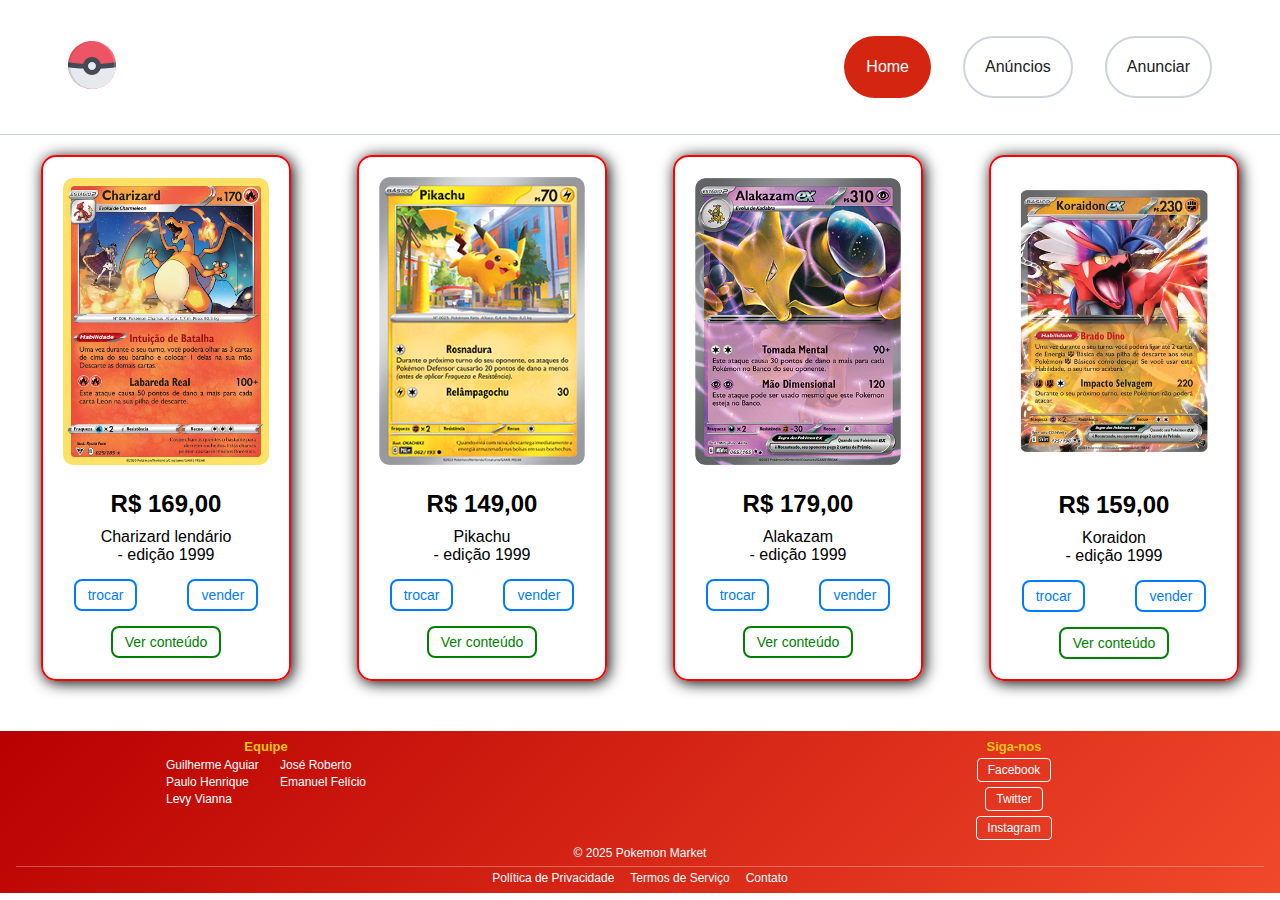
<file: index.html>
<!DOCTYPE html>
<html lang="pt-br">

<head>
  <meta charset="UTF-8" />
  <meta name="viewport" content="width=device-width, initial-scale=1.0" />
  <title>Card do Charizard</title>
  <link rel="stylesheet" href="css/style.css">
  <link rel="stylesheet" href="css/index.css">
  <link rel="stylesheet" href="css/header.css">
  <link rel="stylesheet" href="css/footer.css">
</head>

<body>
  <header>
    <nav class="header__nav">
      <span class="header__logo">
        <a href="/index.html">
          <img src="assets/pokeball-pokemon-svgrepo-com.svg" alt="imagem de uma pokebola" />
        </a>
      </span>
      <ul class="header__menu">
        <a class="header__menu-link-selected" href="index.html">Home</a>
        <a class="header__menu-link" href="ads.html">Anúncios</a>
        <a class="header__menu-link" href="announce.html">Anunciar</a>
      </ul>
    </nav>
  </header>

  <main class="card-main">
    <a class="card" href="ads.html#charizard-card">
      <img src="assets/charizard.webp" alt="Charizard" class="card-img">
      <p class="preco">R$ 169,00</p>
      <p class="descricao">Charizard lendário<br>- edição 1999</p>
      <div class="botoes">
        <button class="btn btn-azul">trocar</button>
        <button class="btn btn-azul">vender</button>
      </div>
      <button class="btn btn-verde">Ver conteúdo</button>
    </a>
    <a class="card" href="ads.html#pikachu-card">
      <img src="assets/pikachu.png" alt="pikachu" class="card-img">
      <p class="preco">R$ 149,00</p>
      <p class="descricao">Pikachu<br>- edição 1999</p>
      <div class="botoes">
        <button class="btn btn-azul">trocar</button>
        <button class="btn btn-azul">vender</button>
      </div>
      <button class="btn btn-verde">Ver conteúdo</button>
    </a>
    <a class="card" href="ads.html#alakazam-card">
      <img src="assets/Alakazam.png" alt="Alakazam" class="card-img">
      <p class="preco">R$ 179,00</p>
      <p class="descricao">Alakazam<br>- edição 1999</p>
      <div class="botoes">
        <button class="btn btn-azul">trocar</button>
        <button class="btn btn-azul">vender</button>
      </div>
      <button class="btn btn-verde">Ver conteúdo</button>
    </a>
    <a class="card" href="ads.html#karaidon-card">
      <img src="assets/Karaidon.webp" alt="Karaidon" class="card-img">
      <p class="preco">R$ 159,00</p>
      <p class="descricao">Koraidon<br>- edição 1999</p>
      <div class="botoes">
        <button class="btn btn-azul">trocar</button>
        <button class="btn btn-azul">vender</button>
      </div>
      <button class="btn btn-verde">Ver conteúdo</button>
    </a>
  </main>

  <footer class="footer">
    <div class="footer__content">
      <div class="footer__section footer__left">
        <h4>Equipe</h4>
        <div class="footer__team-columns">
          <div class="footer__team-col">
            <a class="footer__team-link" target="_blank" href="https://github.com/SkarZehp">Guilherme Aguiar</a>
            <a class="footer__team-link" target="_blank" href="https://github.com/PauloHenrrq">Paulo Henrique</a>
            <a class="footer__team-link" target="_blank" href="https://github.com/levyvianas">Levy Vianna</a>
          </div>
          <div class="footer__team-col">
            <a class="footer__team-link" target="_blank" href="https://github.com/Joseneww">José Roberto</a>
            <a class="footer__team-link" target="_blank" href="https://github.com/emanuelfelicio">Emanuel Felício</a>
          </div>
        </div>
      </div>

      <div class="footer__section footer__right">
        <h4>Siga-nos</h4>
        <ul class="footer__social-links">
          <li><a href="" class="footer__social-link">Facebook</a></li>
          <li><a href="" class="footer__social-link">Twitter</a></li>
          <li><a href="" class="footer__social-link">Instagram</a></li>
        </ul>
      </div>
    </div>

    <div class="footer__copyright">
      <p>&copy; 2025 Pokemon Market</p>
    </div>

    <nav class="footer__nav">
      <ul class="footer__menu">
        <li class="footer__menu-item"><a class="footer__menu-link">Política de Privacidade</a></li>
        <li class="footer__menu-item"><a class="footer__menu-link">Termos de Serviço</a></li>
        <li class="footer__menu-item"><a class="footer__menu-link">Contato</a></li>
      </ul>
    </nav>
  </footer>

</body>

</html>
</file>
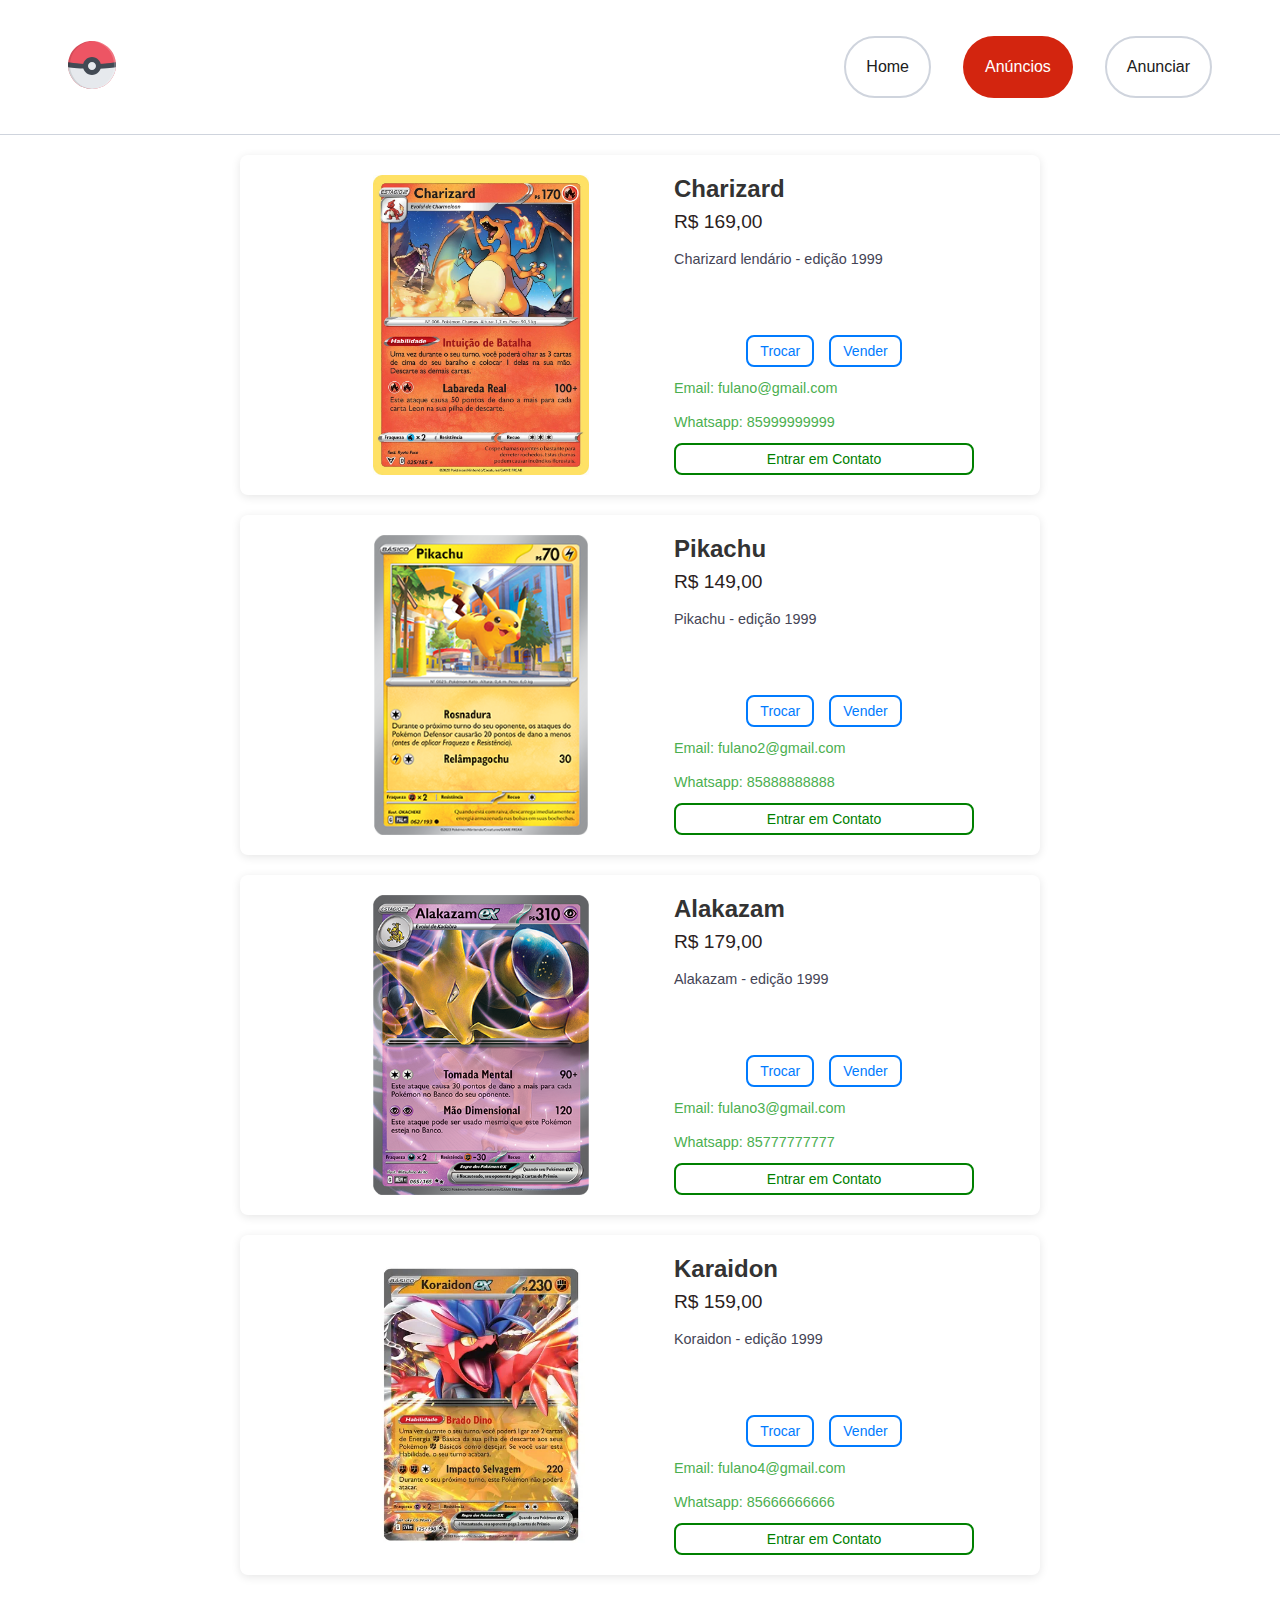
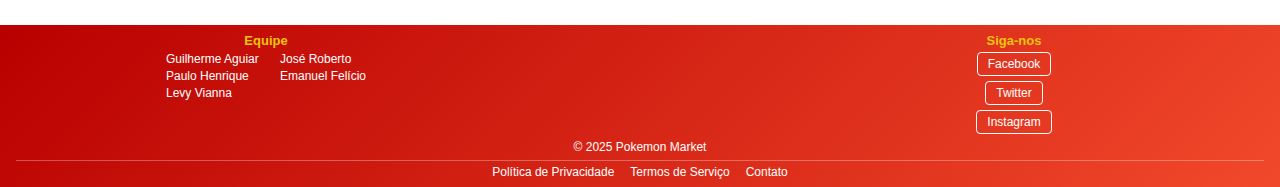
<file: ads.html>
<!DOCTYPE html>
<html lang="pt-br">

<head>
  <meta charset="UTF-8" />
  <meta name="viewport" content="width=device-width, initial-scale=1.0" />
  <title>Anúncios</title>
  <link rel="stylesheet" href="css/style.css" />
  <link rel="stylesheet" href="css/header.css">
  <link rel="stylesheet" href="css/ads.css">
  <link rel="stylesheet" href="css/footer.css">
</head>

<body>
  <header class="header">
    <nav class="header__nav">
      <span class="header__logo">
        <a href="/index.html">
          <img src="assets/pokeball-pokemon-svgrepo-com.svg" alt="imagem de uma pokebola" />
        </a>
      </span>
      <ul class="header__menu">
        <a class="header__menu-link" href="index.html">Home</a>
        <a class="header__menu-link-selected" href="ads.html">Anúncios</a>
        <a class="header__menu-link" href="announce.html">Anunciar</a>
      </ul>
    </nav>
  </header>

  <main class="ads-main">
    <section id="card-container-id" class="card-container">
      <div id="card-charizard" class="card">
        <div class="card-img">
          <img src="assets/charizard.webp" alt="Charizard" class="card-image">
        </div>
        <div class="card-info">
          <h2 class="card-title">
            Charizard
          </h2>
          <p class="card-price">
            R$ 169,00
          </p>
          <p class="card-description">
            Charizard lendário - edição 1999
          </p>
          <div class="intention-div">
            <span class="intention-tag">
              Trocar
            </span>
            <span class="intention-tag">
              Vender
            </span>
          </div>
          <p class="card-email">
            Email: fulano@gmail.com
          </p>
          <p class="card-whatsapp">
            Whatsapp: 85999999999
          </p>
          <button class="card-contact">
            Entrar em Contato
          </button>
        </div>
      </div>
      <div id="pikachu-card" class="card">
        <div class="card-img">
          <img src="assets/pikachu.png" alt="pikachu" class="card-image">
        </div>
        <div class="card-info">
          <h2 class="card-title">
            Pikachu
          </h2>
          <p class="card-price">
            R$ 149,00
          </p>
          <p class="card-description">
            Pikachu - edição 1999
          </p>
          <div class="intention-div">
            <span class="intention-tag">
              Trocar
            </span>
            <span class="intention-tag">
              Vender
            </span>
          </div>
          <p class="card-email">
            Email: fulano2@gmail.com
          </p>
          <p class="card-whatsapp">
            Whatsapp: 85888888888
          </p>
          <button class="card-contact">
            Entrar em Contato
          </button>
        </div>
      </div>
      <div id="alakazam-card" class="card">
        <div class="card-img">
          <img src="assets/Alakazam.png" alt="Alakazam" class="card-image">
        </div>
        <div class="card-info">
          <h2 class="card-title">
            Alakazam
          </h2>
          <p class="card-price">
            R$ 179,00
          </p>
          <p class="card-description">
            Alakazam - edição 1999
          </p>
          <div class="intention-div">
            <span class="intention-tag">
              Trocar
            </span>
            <span class="intention-tag">
              Vender
            </span>
          </div>
          <p class="card-email">
            Email: fulano3@gmail.com
          </p>
          <p class="card-whatsapp">
            Whatsapp: 85777777777
          </p>
          <button class="card-contact">
            Entrar em Contato
          </button>
        </div>
      </div>
      <div id="karaidon-card" class="card">
        <div class="card-img">
          <img src="assets/Karaidon.webp" alt="Karaidon" class="card-image">
        </div>
        <div class="card-info">
          <h2 class="card-title">
            Karaidon
          </h2>
          <p class="card-price">
            R$ 159,00
          </p>
          <p class="card-description">
            Koraidon - edição 1999
          </p>
          <div class="intention-div">
            <span class="intention-tag">
              Trocar
            </span>
            <span class="intention-tag">
              Vender
            </span>
          </div>
          <p class="card-email">
            Email: fulano4@gmail.com
          </p>
          <p class="card-whatsapp">
            Whatsapp: 85666666666
          </p>
          <button class="card-contact">
            Entrar em Contato
          </button>
        </div>
      </div>

    </section>
  </main>

  <footer class="footer">
    <div class="footer__content">
      <div class="footer__section footer__left">
        <h4>Equipe</h4>
        <div class="footer__team-columns">
          <div class="footer__team-col">
            <a class="footer__team-link" target="_blank" href="https://github.com/SkarZehp">Guilherme Aguiar</a>
            <a class="footer__team-link" target="_blank" href="https://github.com/PauloHenrrq">Paulo Henrique</a>
            <a class="footer__team-link" target="_blank" href="https://github.com/levyvianas">Levy Vianna</a>
          </div>
          <div class="footer__team-col">
            <a class="footer__team-link" target="_blank" href="https://github.com/Joseneww">José Roberto</a>
            <a class="footer__team-link" target="_blank" href="https://github.com/emanuelfelicio">Emanuel Felício</a>
          </div>
        </div>
      </div>

      <div class="footer__section footer__right">
        <h4>Siga-nos</h4>
        <ul class="footer__social-links">
          <li><a class="footer__social-link">Facebook</a></li>
          <li><a class="footer__social-link">Twitter</a></li>
          <li><a class="footer__social-link">Instagram</a></li>
        </ul>
      </div>
    </div>

    <div class="footer__copyright">
      <p>&copy; 2025 Pokemon Market</p>
    </div>

    <nav class="footer__nav">
      <ul class="footer__menu">
        <li class="footer__menu-item"><a class="footer__menu-link">Política de Privacidade</a></li>
        <li class="footer__menu-item"><a class="footer__menu-link">Termos de Serviço</a></li>
        <li class="footer__menu-item"><a class="footer__menu-link">Contato</a></li>
      </ul>
    </nav>
  </footer>
  <script src="js/ads.js"></script>
</body>

</html>
</file>
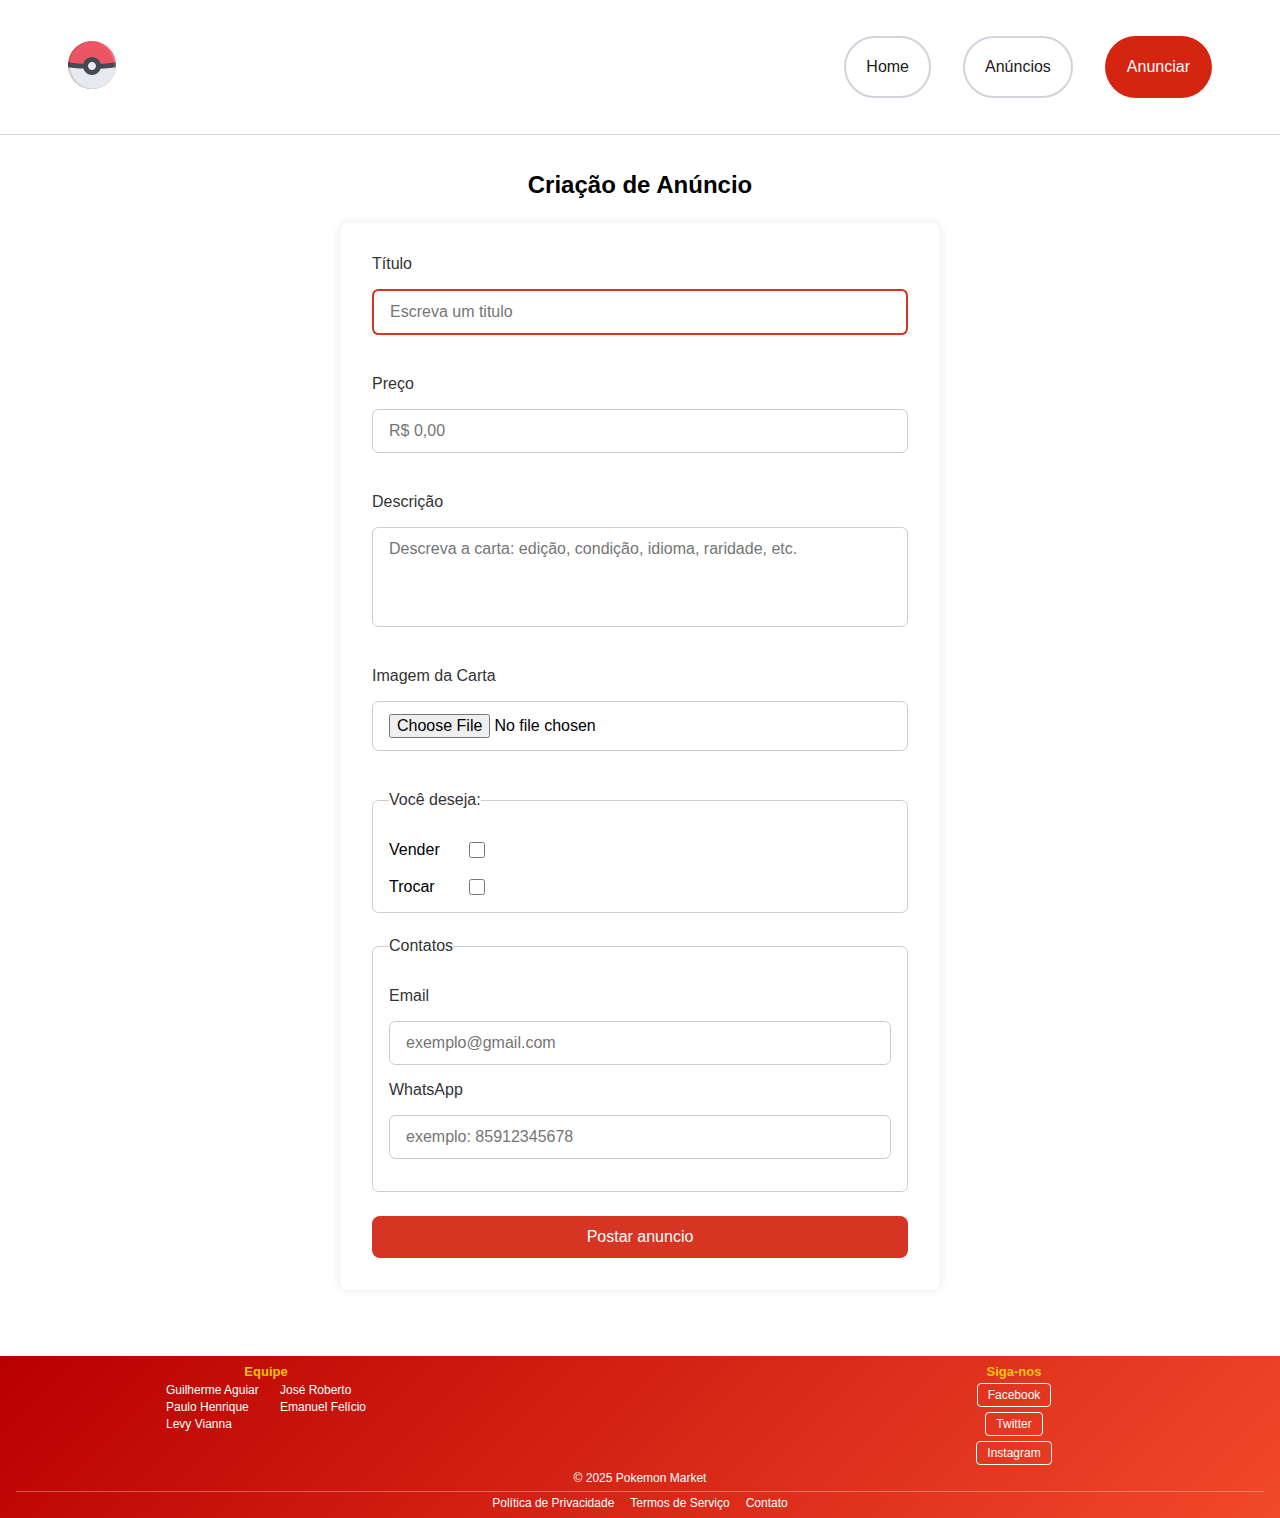
<file: announce.html>
<!DOCTYPE html>
<html lang="pt-br">

<head>
  <meta charset="UTF-8" />
  <meta name="viewport" content="width=device-width, initial-scale=1.0" />
  <title>Anunciar</title>
  <link rel="stylesheet" href="css/style.css" />
  <link rel="stylesheet" href="css/announce.css">
  <link rel="stylesheet" href="css/header.css">
  <link rel="stylesheet" href="css/footer.css">
</head>

<body class="announce-page">
  <header class="header">
    <nav class="header__nav">
      <span class="header__logo">
        <a href="/index.html">
          <img src="assets/pokeball-pokemon-svgrepo-com.svg" alt="imagem de uma pokebola" />
        </a>
      </span>
      <ul class="header__menu">
        <a class="header__menu-link" href="index.html">Home</a>
        <a class="header__menu-link" href="ads.html">Anúncios</a>
        <a class="header__menu-link-selected" href="announce.html">Anunciar</a>
      </ul>
    </nav>
  </header>

  <main class="announce-main">
    <h2 class="announce-h2">
      Criação de Anúncio
    </h2>

    <form id="form" class="announce-main__form">
      <div id="title-container" class="announce-main__form-group">
        <label class="announce-main__form-label" for="title-input">Título</label>
        <input class="announce-main__form-input" id="title-input" name="title" type="text" placeholder="Escreva um titulo" required autofocus />
        <small class="announce-main__form-error-message"></small>
      </div>

      <div id="price-container" class="announce-main__form-group">
        <label class="announce-main__form-label" for="price-input">Preço</label>

        <input class="announce-main__form-input" id="price-input" name="price" type="text" placeholder="R$ 0,00"
          required />
        <small class="announce-main__form-error-message"></small>
      </div>

      <div id="description-container" class="announce-main__form-group">
        <label class="announce-main__form-label" for="description-input">Descrição</label>
        <textarea class="announce-main__form-textarea" id="description-input" name="description"
          placeholder="Descreva a carta: edição, condição, idioma, raridade, etc." required></textarea>
        <small class="announce-main__form-error-message"></small>
      </div>

      <div id="image-container" class="announce-main__form-group">
        <label class="announce-main__form-label" for="image-input">Imagem da Carta</label>

        <input class="announce-main__form-input" id="image-input" name="card-image" type="file" accept="image/*"
          required />

        <small class="announce-main__form-error-message"></small>
      </div>

      <fieldset id="intention-fieldset" class="announce-main__form-fieldset intention-fieldset">
        <small class="announce-main__form-error-message"></small>
        <legend class="announce-main__form-legend">Você deseja:</legend>
        <div class="announce-main__form-intention-container">
          <div class="announce-main__form-group-intention">
            <label for="sell-checkbox" class="announce-main__form-label-intention">
              Vender
            </label>
            <input id="sell-checkbox" class="announce-main__form-input-intention" name="intention" type="checkbox"
              value="sell" />
          </div>

          <div class="announce-main__form-group-intention">
            <label for="trade-checkbox" class="announce-main__form-label-intention">
              Trocar
            </label>
            <input id="trade-checkbox" class="announce-main__form-input-intention" name="intention" type="checkbox"
              value="trade" />
          </div>
        </div>
      </fieldset>

      <fieldset id="contact-fieldset" class="announce-main__form-fieldset">
        <small class="announce-main__form-error-message"></small>
        <legend class="announce-main__form-legend">Contatos</legend>
        <div>
          <div class="announce-main__form-group">
            <label class="announce-main__form-label" for="email-input">Email</label>
            <input class="announce-main__form-input" id="email-input" name="email" type="email" placeholder="exemplo@gmail.com"/>
            <small class="announce-main__form-error-message"></small>
          </div>

          <div class="announce-main__form-group">
            <label class="announce-main__form-label" for="whatsapp-input">WhatsApp</label>
            <input class="announce-main__form-input" id="whatsapp-input" name="whatsapp" type="tel"
              placeholder="exemplo: 85912345678" />
            <small class="announce-main__form-error-message"></small>
          </div>
        </div>
      </fieldset>

      <button type="submit" class="announce-main__form-button">Postar anuncio</button>
    </form>
  </main>

  <footer class="footer">
    <div class="footer__content">
      <div class="footer__section footer__left">
        <h4>Equipe</h4>
        <div class="footer__team-columns">
          <div class="footer__team-col">
            <a class="footer__team-link" target="_blank" href="https://github.com/SkarZehp">Guilherme Aguiar</a>
            <a class="footer__team-link" target="_blank" href="https://github.com/PauloHenrrq">Paulo Henrique</a>
            <a class="footer__team-link" target="_blank" href="https://github.com/levyvianas">Levy Vianna</a>
          </div>
          <div class="footer__team-col">
            <a class="footer__team-link" target="_blank" href="https://github.com/Joseneww">José Roberto</a>
            <a class="footer__team-link" target="_blank" href="https://github.com/emanuelfelicio">Emanuel Felício</a>
          </div>
        </div>
      </div>

      <div class="footer__section footer__right">
        <h4>Siga-nos</h4>
        <ul class="footer__social-links">
          <li><a class="footer__social-link">Facebook</a></li>
          <li><a class="footer__social-link">Twitter</a></li>
          <li><a class="footer__social-link">Instagram</a></li>
        </ul>
      </div>
    </div>

    <div class="footer__copyright">
      <p>&copy; 2025 Pokemon Market</p>
    </div>

    <nav class="footer__nav">
      <ul class="footer__menu">
        <li class="footer__menu-item"><a class="footer__menu-link">Política de Privacidade</a></li>
        <li class="footer__menu-item"><a class="footer__menu-link">Termos de Serviço</a></li>
        <li class="footer__menu-item"><a class="footer__menu-link">Contato</a></li>
      </ul>
    </nav>
  </footer>
  <script src="/js/announce.js"></script>
</body>

</html>
</file>
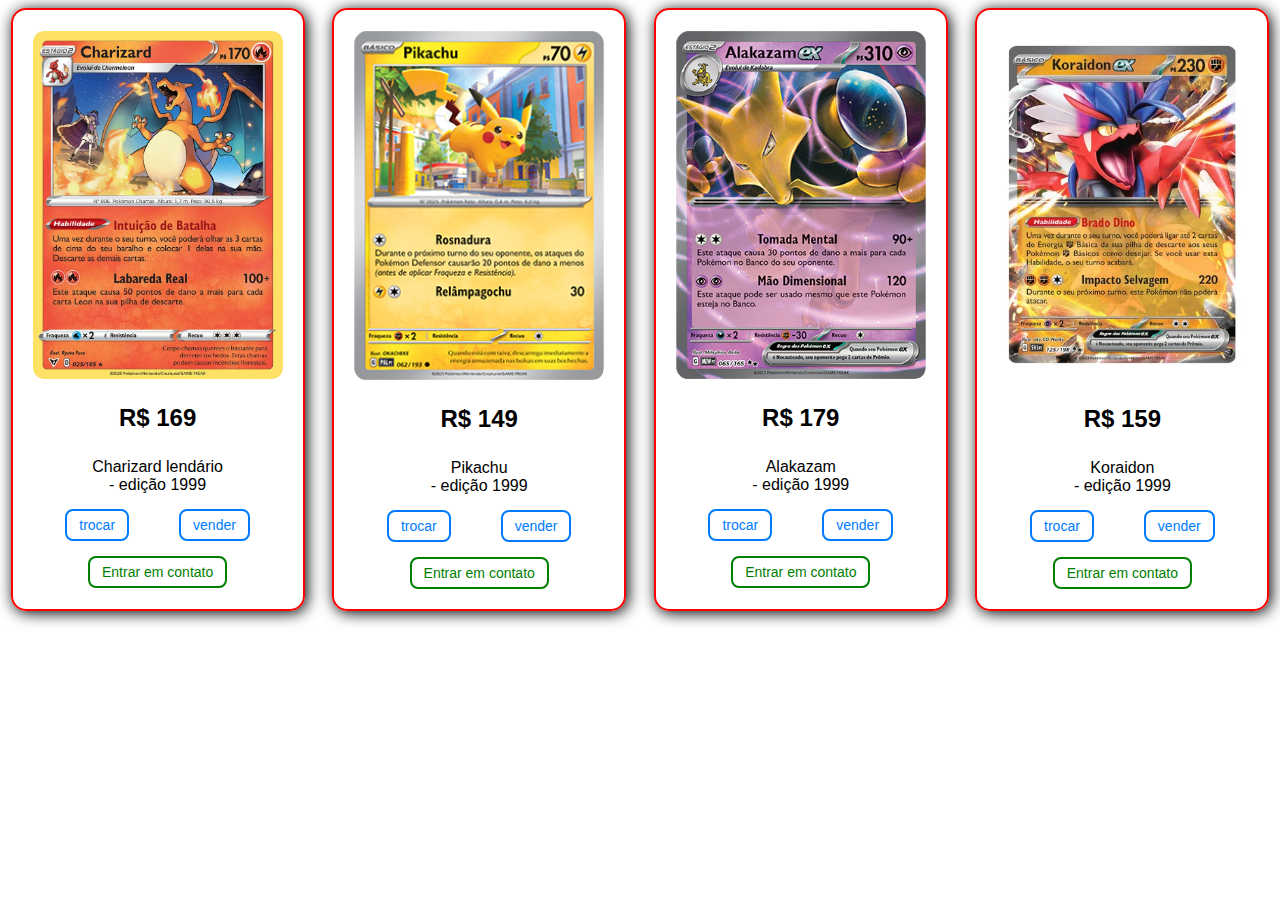
<file: card.html>
<!DOCTYPE html>
<html lang="pt-BR">

<head>
  <meta charset="UTF-8">
  <title>Card do Charizard</title>
  <link rel="stylesheet" href="css/card.css">
</head>

<body>
  <div class="card-main">
    <div class="card">
      <img src="charizard.webp" alt="Charizard" class="card-img">
      <p class="preco">R$ 169</p>
      <p class="descricao">Charizard lendário<br>- edição 1999</p>
      <div class="botoes">
        <button class="btn btn-azul">trocar</button>
        <button class="btn btn-azul">vender</button>
      </div>
      <button class="btn btn-verde">Entrar em contato</button>
    </div>
    <div class="card">
      <img src="pikachu.png" alt="pikachu" class="card-img">
      <p class="preco">R$ 149</p>
      <p class="descricao">Pikachu<br>- edição 1999</p>
      <div class="botoes">
        <button class="btn btn-azul">trocar</button>
        <button class="btn btn-azul">vender</button>
      </div>
      <button class="btn btn-verde">Entrar em contato</button>
    </div>
    <div class="card">
      <img src="Alakazam.png" alt="Alakazam" class="card-img">
      <p class="preco">R$ 179</p>
      <p class="descricao">Alakazam<br>- edição 1999</p>
      <div class="botoes">
        <button class="btn btn-azul">trocar</button>
        <button class="btn btn-azul">vender</button>
      </div>
      <button class="btn btn-verde">Entrar em contato</button>
    </div>
    <div class="card">
      <img src="Karaidon.webp" alt="Karaidon" class="card-img">
      <p class="preco">R$ 159</p>
      <p class="descricao">Koraidon<br>- edição 1999</p>
      <div class="botoes">
        <button class="btn btn-azul">trocar</button>
        <button class="btn btn-azul">vender</button>
      </div>
      <button class="btn btn-verde">Entrar em contato</button>
    </div>
  </div>


</body>

</html>
</file>
<file: css/index.css>
.card-main {
  font-family: 'Comic Sans MS', cursive, sans-serif;
  display: flex;
  justify-content: space-evenly;
  gap: 25px;
  flex-wrap: wrap;
}

.card {
  text-decoration: none;
  color: inherit;
  border: 2px solid red;
  border-radius: 15px;
  padding: 20px;
  width: 250px;
  text-align: center;
  box-shadow: 0 4px 6px rgba(0, 0, 0, 0.1);
  display: flex;
  flex-direction: column;
  justify-content: center;
  align-items: center;
  box-shadow: 2px 2px 15px;
  transform: scale(1);
  cursor: pointer;
  transition: all 0.3s ease-in-out;
  animation: appear 1s ease-in-out;
}

.card:hover {
  transform: scale(1.05);
}

.card h2 {
  margin-top: 0;
  font-weight: normal;
}

.preco {
  font-size: 24px;
  font-weight: bold;
  margin: 10px 0;
}

.descricao {
  font-size: 16px;
  margin-bottom: 15px;
}

.botoes {
  display: flex;
  justify-content: space-around;
  margin-bottom: 15px;
  gap: 50px;
}

.btn {
  padding: 6px 12px;
  border-radius: 8px;
  border: 2px solid;
  font-size: 14px;
  cursor: pointer;
  font-family: inherit;
}

.btn-azul {
  color: #007bff;
  border-color: #007bff;
  background-color: transparent;
}

.btn-verde {
  color: green;
  border-color: green;
  background-color: transparent;
}

.card:hover .btn-verde {
  background-color: green;
  color: #fff;
}

.card-img {
  width: 100%;
  height: auto;
  border-radius: 10px;
  margin-bottom: 15px;
}

@keyframes appear {
  0% {
    transform: translateX(1000px);
  }
  80% {
    transform: translateX(-100px);
  }
  100% {
    transform: translateX(0);
  }
}
</file>
<file: css/header.css>
header {
  background-color: #4caf50;
  color: white;
  text-align: center;
  padding: 20px;
  background-color: transparent;
  border-bottom: 1px solid #cfd4dd;
  margin-bottom: 20px;
}

.header__nav {
  display: flex;
  align-items: center;
  justify-content: space-between;
  padding: 1rem 3rem;
}

.header__logo img {
  width: 3rem;
  height: 3rem;
}

.header__menu {
  display: flex;
  gap: 2rem;
  list-style: none;
}

.header__menu-link {
  color: #202020;
  text-decoration: none;
  border: 2px solid #cfd4dd;
  cursor: pointer;
  padding: 20px;
  border-radius: 2rem;
  transition: background-color 0.3s, color 0.3s;
}

.header__menu-link:hover:not(.header__menu-link--color) {
  background-color: #a1a1a1;
  color: white;
}

.header__menu-link-selected {
  padding: 20px;
  border-radius: 2rem;
  cursor: pointer;
  border: 2px solid transparent;
  text-decoration: none;
  color: white;
  background-color: #d3250f;
  transition: background-color 0.3s, color 0.3s;
}

.header__menu-link--color:hover {
  background-color: #a11c0c;
  color: white;
}

@media (max-width: 768px) {
  header {
    padding: 0;
  }

  .header__logo img {
    display: none;
  }

  .header__nav {
    display: flex;
    flex-direction: column;
  }
}
</file>
<file: css/footer.css>
.footer {
  margin-top: 50px;
  background: linear-gradient(135deg, #b90000, #f1492b);
  color: white;
  padding: 8px 16px;
  font-family: 'Arial', sans-serif;
  font-size: 12px;
}

.footer__team-col p {
  font-size: 30px;
}

.footer__right {
  padding-right: 16px;
  display: flex;
  flex-direction: column;
  align-items: flex-end;
  text-align: center;
}

.footer__right h4 {
  margin-bottom: 10px;
}

.footer__social-links {
  list-style: none;
  padding: 0;
  margin: 0;
  display: flex;
  flex-direction: column;
  gap: 10px;
  align-items: center;
}

.footer__social-link {
  color: white;
  text-decoration: none;
  font-size: 12px;
  border: 1px solid white;
  border-radius: 4px;
  padding: 4px 10px;
  transition: background-color 0.3s, color 0.3s;
}

.footer__social-link:hover {
  background-color: #f1c40f;
  color: #c0392b;
}

.footer__team-columns {
  display: flex;
  justify-content: space-between;
  width: 100%;
}

.footer__team-link {
  text-decoration: none;
  color: inherit;
}

.footer__team-link:hover {
  color: #f1c40f;
}

.footer__left {
  padding-left: 150px;
  max-width: 350px;
}

.footer__right {
  padding-right: 150px;
  max-width: 350px;
  display: flex;
  flex-direction: column;
  align-items: center;
  text-align: center;
}

.footer__section h4 {
  text-align: center;
  margin: 0 0 10px;
}

.footer__content {
  display: flex;
  justify-content: space-between;
  flex-wrap: wrap;
  gap: 20px;
  margin-bottom: 6px;
}

.footer__section {
  flex: 1;
  min-width: 180px;
}

.footer__section h4 {
  margin: 0 0 4px;
  font-size: 13px;
  color: #f1c40f;
}

.footer__section p {
  margin: 0;
  font-size: 12px;
  line-height: 1.3;
}

.footer__team-columns {
  display: flex;
  gap: 16px;
}

.footer__team-col {
  display: flex;
  flex-direction: column;
  gap: 3px;
}

.footer__social-links {
  list-style: none;
  padding: 5px;
  margin: 0;
  display: flex;
  flex-direction: column;
  gap: 15px;
  align-items: center;
}

.footer__social-link {
  color: white;
  text-decoration: none;
  font-size: 12px;
  border: 1px solid white;
  border-radius: 4px;
  padding: 4px 10px;
  transition: background-color 0.3s, color 0.3s;
  cursor: pointer;
}

.footer__social-link:hover {
  background-color: #f1c40f;
  color: #c0392b;
}

.footer__copyright {
  text-align: center;
  font-size: 12px;
  margin: 4px 0;
  color: #fff;
}

.footer__nav {
  border-top: 1px solid rgba(255, 255, 255, 0.3);
  padding-top: 4px;
  margin-top: 6px;
}

.footer__menu {
  list-style: none;
  display: flex;
  justify-content: center;
  gap: 16px;
  padding: 0;
  margin: 0;
}

.footer__menu-link {
  color: white;
  text-decoration: none;
  font-size: 12px;
  transition: color 0.3s;
  cursor: pointer;
}

.footer__menu-link:hover {
  color: #f1c40f;
}

@media (max-width: 601px) {
  .footer__content {
    flex-direction: column;
    align-items: center;
    text-align: center;
  }

  .footer__section {
    padding: 0;
    margin-bottom: 8px;
  }

  .footer__left {
    padding: 0;
  }
}
</file>
<file: css/ads.css>
.card-container {
  display: flex;
  flex-direction: column;
  justify-content: center;
  align-items: center;
  gap: 20px;
  margin-top: 20px;
}

.card {
  width: 800px;
  display: flex;
  justify-content: space-evenly;
  gap: 1rem;
  background-color: white;
  border-radius: 8px;
  box-shadow: 0 2px 10px rgba(0, 0, 0, 0.1);
  padding: 20px 4rem;
  text-align: center;
  overflow: hidden;
}

.card-img {
  display: flex;
  flex-direction: column;
}

.card-info {
  width: 300px;
  max-width: 350px;
  display: flex;
  flex-direction: column;
  overflow-wrap: break-word;
  word-break: break-word;
  text-align: left;
  gap: 0.5rem;
}

.card-image {
  width: 350px;
  height: auto;
  max-height: 300px;
  object-fit: contain;
}

.intention-div {
  display: flex;
  justify-content: center;
  gap: 15px;
  margin-top: auto;
}

.intention-tag {
  margin-top: 1rem;
  padding: 6px 12px;
  border-radius: 8px;
  border: 2px solid;
  font-size: 14px;
  cursor: default;
  font-family: inherit;
  color: #007bff;
  border-color: #007bff;
  background-color: transparent;
}

.card-title {
  font-size: 1.5rem;
  font-weight: bold;
  color: #333;
}

.card-price {
  font-size: 1.2rem;
  color: rgb(43, 30, 30);
}

.card-description {
  font-size: 0.9rem;
  color: #445;
  margin-top: 10px;
}

.card-email,
.card-whatsapp {
  font-size: 0.9rem;
  color: #4caf50;
  margin: 5px 0;
}

.card-contact {
  padding: 6px 12px;
  border-radius: 8px;
  border: 2px solid;
  font-size: 14px;
  cursor: pointer;
  font-family: inherit;
  color: green;
  border-color: green;
  background-color: transparent;
  transition: all 0.2s ease-in-out;
}

.card-contact:hover {
  background-color: green;
  color: #fff;
}

@media (min-width: 1512px) {
  .card {
    padding: 2rem;
    font-size: 1.2rem;
    max-width: 1000px;
  }

  .card-image {
    transform: scale(1.1);
  }

  .card-title {
    font-size: 2rem;
  }

  .card-price {
    font-size: 1.5rem;
  }

  .card-description {
    font-size: 1.2rem;
  }

  .card-contact,
  .intention-tag {
    font-size: 1.1rem;
    padding: 0.75rem 2rem;
  }

  .card-email,
  .card-whatsapp {
    font-size: 1rem;
  }
}

@media (max-width: 768px) {
  .card-container {
    gap: 10px;
  }

  .card {
    padding: 20px;
    flex-direction: column;
    justify-content: center;
    align-items: center;
  }

  .card-img {
    align-items: center;
  }

  .card-info {
    margin: auto;
    display: flex;
    flex-direction: column;
    text-align: center;
    align-items: center;
    max-width: 100%;
  }

  .card-contact {
    width: 80%;
    max-width: 300px;
    margin-top: 10px;
  }
}
</file>
<file: css/announce.css>
.announce-main {
  display: flex;
  flex-direction: column;
  justify-content: center;
  align-items: center;
  min-height: 100vh;
  padding: 1rem;
}

.announce-h2 {
  margin-bottom: 1.5rem;
}

.announce-main__form {
  width: 100%;
  max-width: 600px;
  background-color: #ffffff;
  padding: 2rem;
  border-radius: 0.5rem;
  box-shadow: 0 0 10px rgba(0, 0, 0, 0.1);
  display: flex;
  flex-direction: column;
  gap: 1.5rem;
}

.announce-main__form-group {
  display: flex;
  flex-direction: column;
  gap: 1rem;
}

.announce-main__form-label,
.announce-main__form-legend {
  font-size: 1rem;
  color: #333;
}

.announce-main__form-input,
.announce-main__form-textarea {
  padding: 0.75rem 1rem;
  font-size: 1rem;
  border: 1px solid #ccc;
  border-radius: 0.4rem;
  width: 100%;
}

.announce-main__form-textarea {
  resize: none;
  font-family: unset;
  min-height: 100px;
}
.announce-main__form-input:focus,
.announce-main__form-textarea:focus {
  outline: none;
  border: 2px solid #d63523;
}

.announce-main__form-error-message {
  color: #d93025;
  font-size: 0.875rem;
}

.announce-main__form-fieldset {
  border: 1px solid #ccc;
  border-radius: 0.4rem;
  padding: 1rem;
  display: flex;
  flex-direction: column;
  gap: 1rem;
}
.announce-main__form-intention-container {
  display: flex;
  flex-direction: column;
  gap: 1.2rem;
}

.announce-main__form-group-intention {
  display: flex;
  align-items: center;
}

.announce-main__form-label-intention {
  flex: 0 0 5rem;
}

.announce-main__form-input-intention {
  width: 1rem;
  height: 1rem;
  cursor: pointer;
}
.announce-main__form-input-intention:checked {
  accent-color: #d63523;
}

.announce-main__form-button {
  padding: 0.75rem;
  background-color: #d63523;
  color: white;
  font-size: 1rem;
  border: none;
  border-radius: 0.5rem;
  cursor: pointer;
  transition: background-color 0.3s ease;
}

.announce-main__form-button:hover {
  background-color: #b61908;
}
</file>
<file: css/card.css>
body {
    font-family: 'Comic Sans MS', cursive, sans-serif;
    background-color: #fff;
   
    height: 100vh;
  }
 
  .card-main {
    display: flex;
    gap: 25px;
    flex-wrap: wrap;
    justify-content: space-evenly;
    
    
  }
  .card {
    border: 2px solid red;
    border-radius: 15px;
    padding: 20px;
    width: 250px;
    text-align: center;
    box-shadow: 0 4px 6px rgba(0,0,0,0.1);
    display: flex; 
    flex-direction: column; 
    justify-content: center;
    align-items: center;
    box-shadow: 2px 2px 15px;
    transform: scale(1);
    transition: all 0.3s ease-in-out;
    
  }

  .card:hover {
    transform: scale(1.05);
    

  }
  
  .card h2 {
    margin-top: 0;
    font-weight: normal;
  }
  
  .preco {
    font-size: 24px;
    font-weight: bold;
    margin: 10px 0;
  }
  
  .descricao {
    font-size: 16px;
    margin-bottom: 15px;
  }
  
  .botoes {
    display: flex;
    justify-content: space-around;
    margin-bottom: 15px;
    gap: 50px;
  }
  
  .btn {
    padding: 6px 12px;
    border-radius: 8px;
    border: 2px solid;
    font-size: 14px;
    cursor: pointer;
    font-family: inherit;
  }
  
  .btn-azul {
    color: #007BFF;
    border-color: #007BFF;
    background-color: transparent;
  }
  
  .btn-verde {
    color: green;
    border-color: green;
    background-color: transparent;
  }
  
  .card-img {
    width: 100%;
    height: auto;
    border-radius: 10px;
    margin-bottom: 15px;
  }
</file>
<file: css/style.css>
/* Reset */
* {
  margin: 0;
  padding: 0;
  box-sizing: border-box;
  font-family: sans-serif;
}

/* === BLOCO: header === */
.header {
  background-color: transparent;
  border-bottom: 1px solid #cfd4dd;
}

.header__nav {
  display: flex;
  align-items: center;
  justify-content: space-between;
  padding: 1rem 3rem;
}

.header__logo img {
  width: 3rem;
  height: 3rem;
}

.header__menu {
  display: flex;
  gap: 2rem;
  list-style: none;
}

.header__menu-link {
  color: #202020;
  text-decoration: none;
  font-size: 16px;
  border: 2px solid #cfd4dd;
  cursor: pointer;
  padding: 1rem 1.5rem;
  border-radius: 2rem;
  transition: border 0.1s;
}

.header__menu-link--color {
  border-style: none;
  color: white;
  background-color:  #d3250f;
  
}

/* === BLOCO: home-main === */
.home-main {
}

/* === BLOCO: gallery === */
.gallery {
}

.gallery__item {
}

/* === BLOCO: footer === */
.footer {
}

/* === BLOCO: pseudo classes/elementos */
</file>
